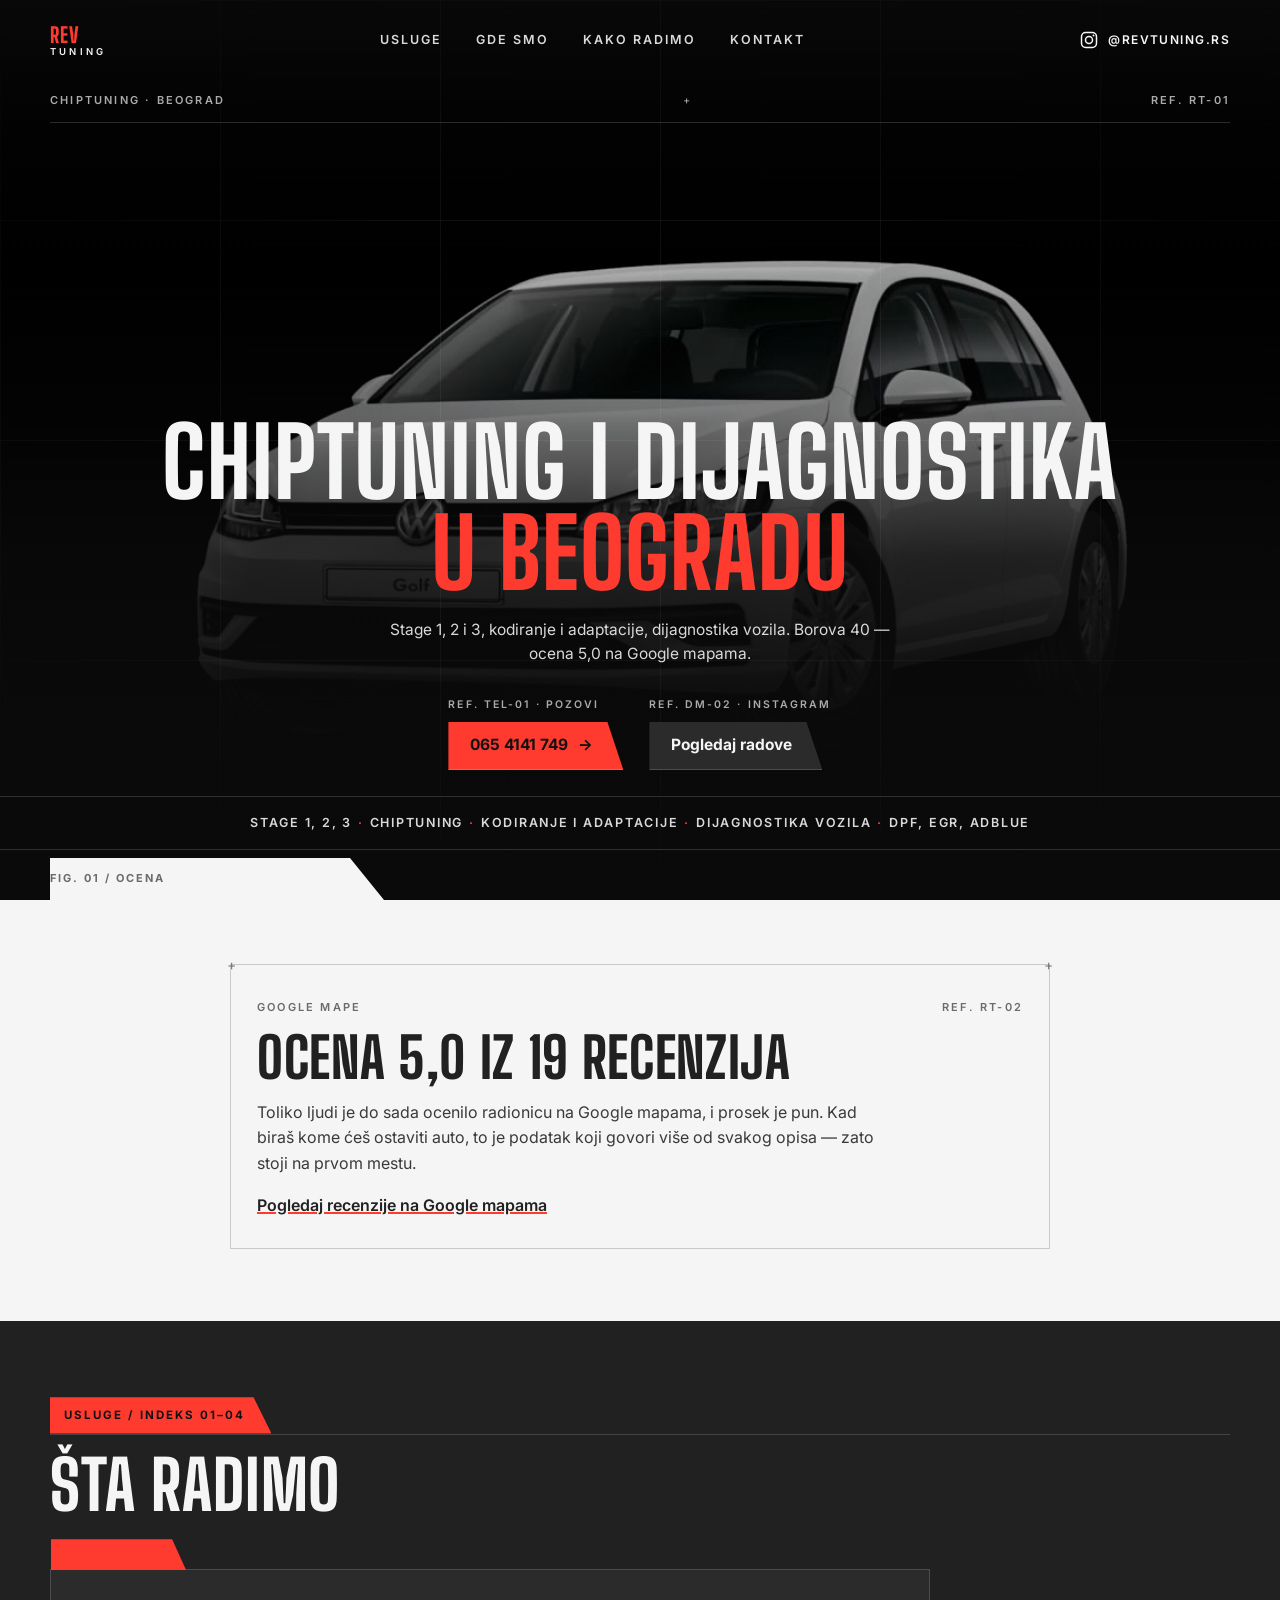
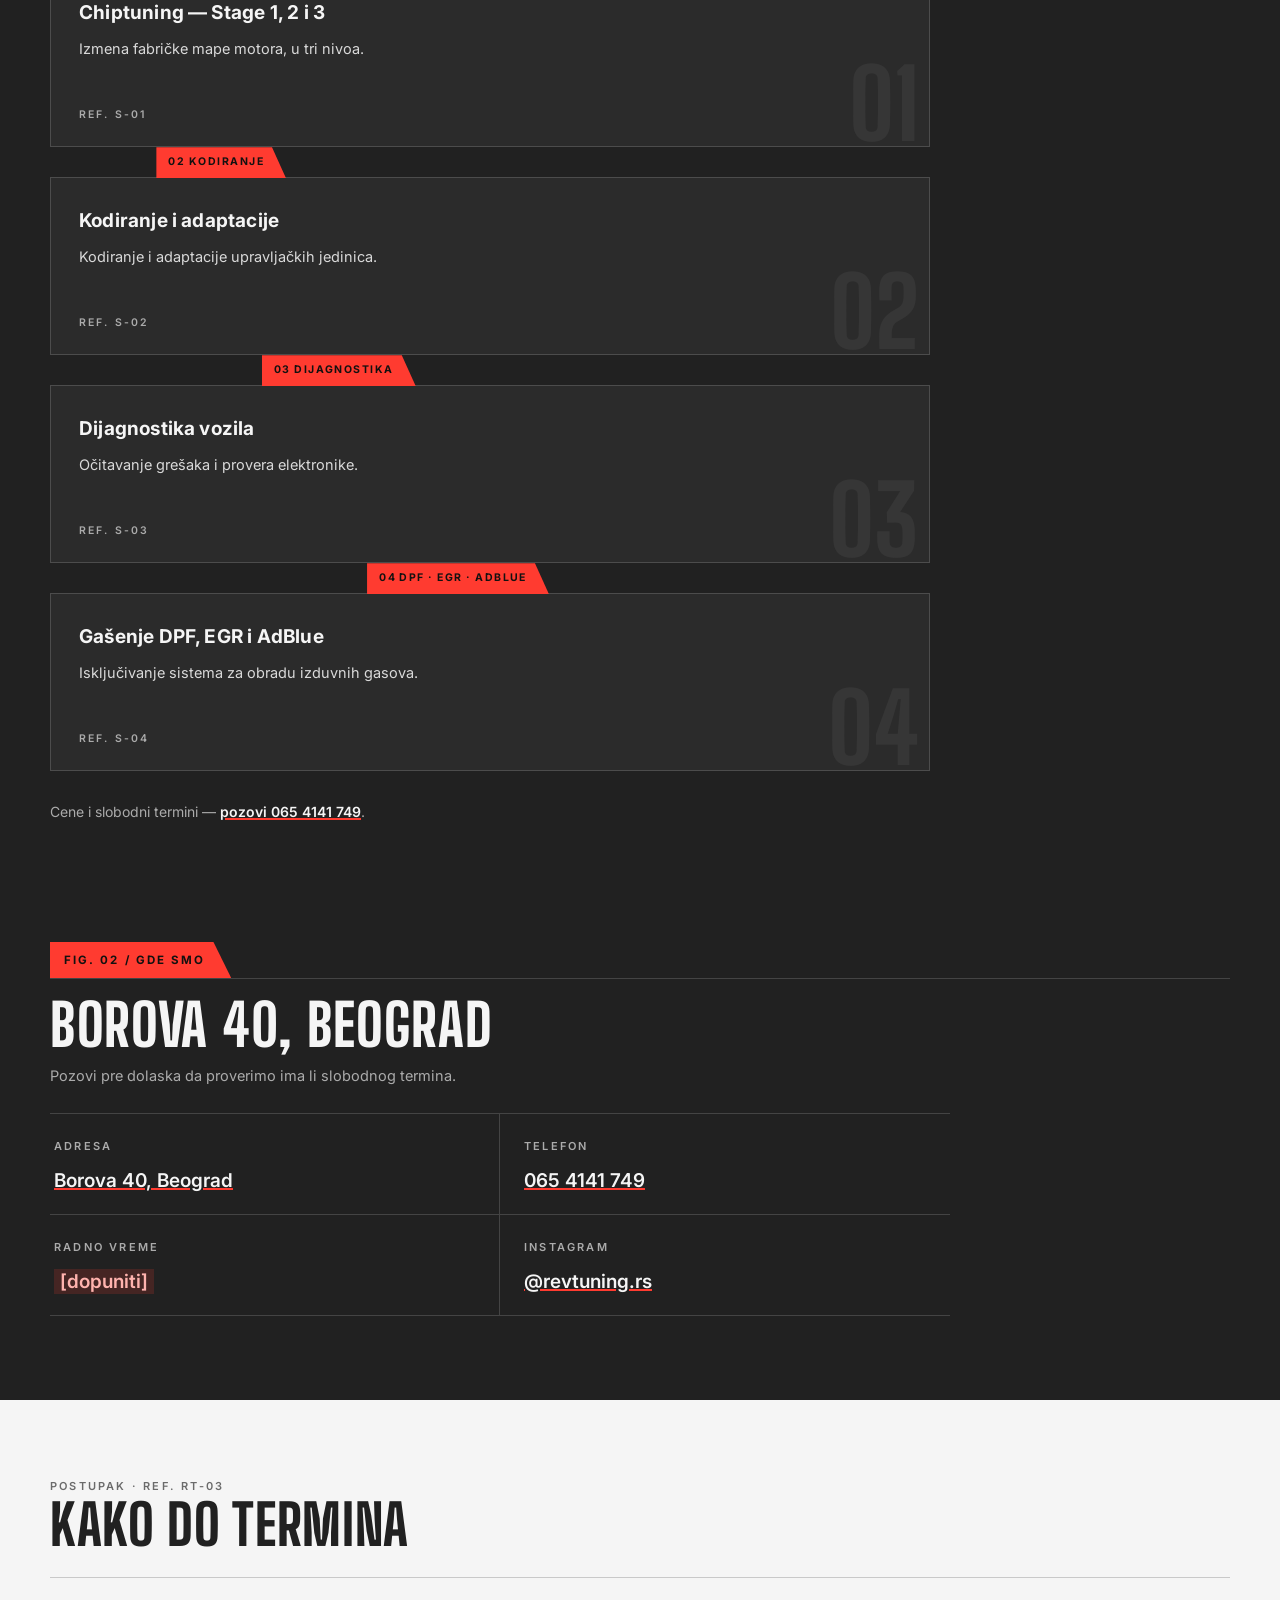
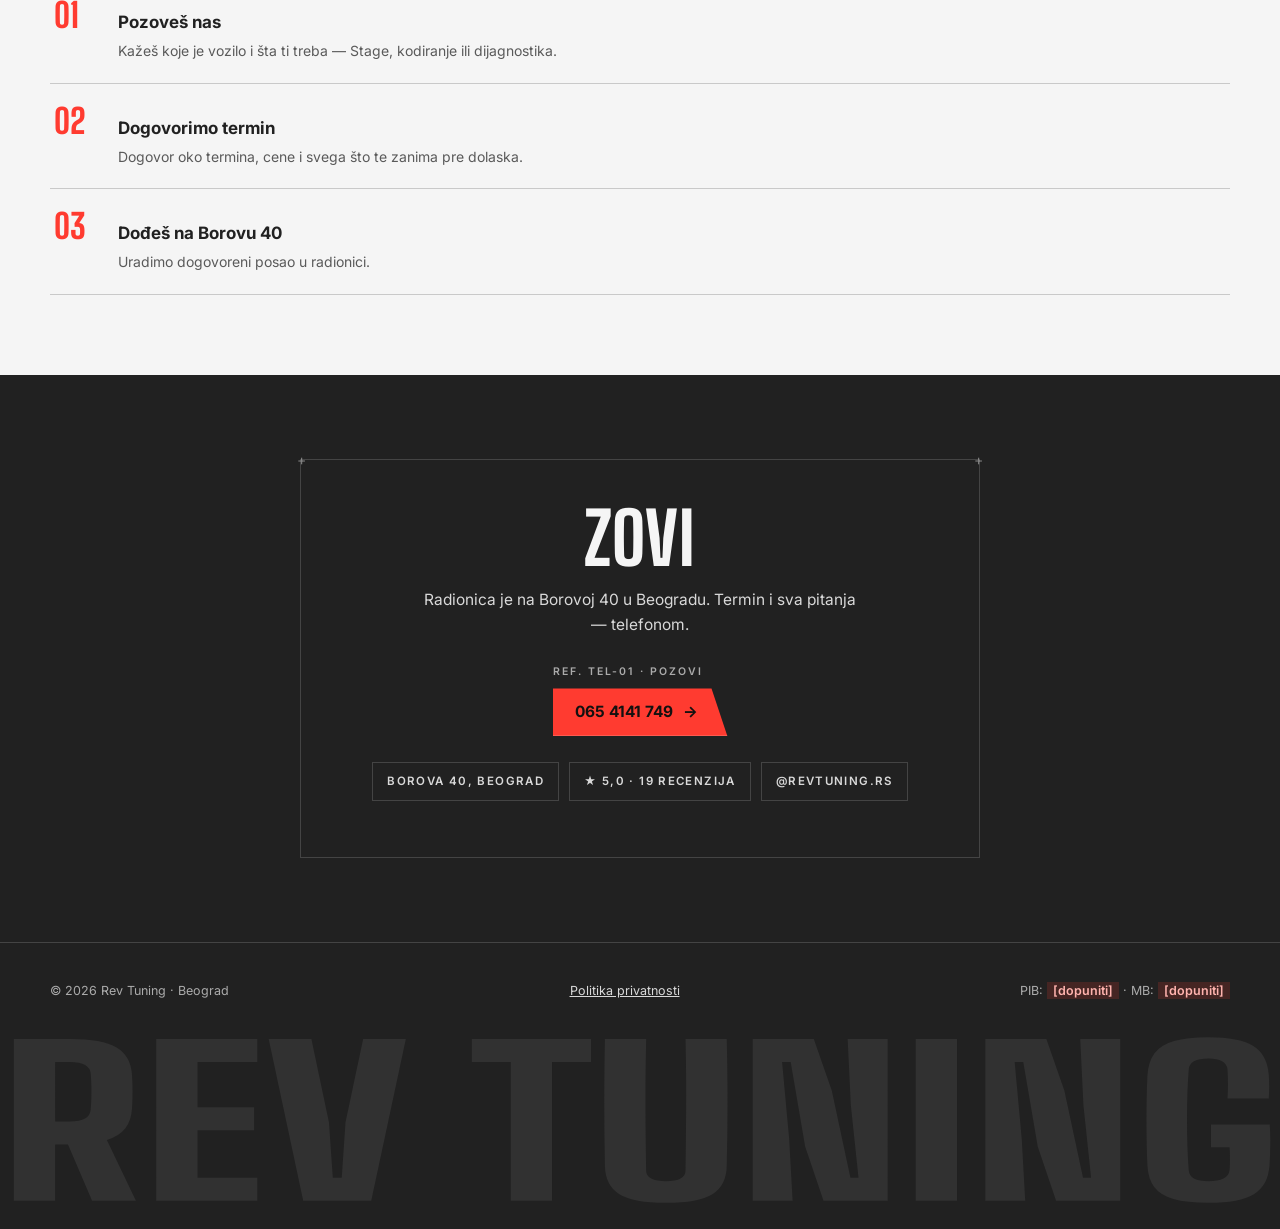
<file: index.html>
<!DOCTYPE html>
<html lang="sr">
<head>
<meta charset="UTF-8">
<meta name="viewport" content="width=device-width, initial-scale=1.0">
<title>Rev Tuning — Chiptuning i dijagnostika, Beograd (Borova 40)</title>
<meta name="description" content="Rev Tuning, Borova 40, Beograd — chiptuning Stage 1, 2 i 3, kodiranje i adaptacije, dijagnostika vozila, gašenje DPF, EGR i AdBlue. Ocena 5,0 na Google mapama. Telefon 065 4141 749.">
<meta name="robots" content="noindex, nofollow">
<link rel="preconnect" href="https://fonts.googleapis.com">
<link rel="preconnect" href="https://fonts.gstatic.com" crossorigin>
<link href="https://fonts.googleapis.com/css2?family=Big+Shoulders+Display:wght@700;800&family=Inter:wght@400;500;600;700&display=swap" rel="stylesheet">
<link rel="icon" href="data:image/svg+xml,<svg xmlns='http://www.w3.org/2000/svg' viewBox='0 0 100 100'><rect width='100' height='100' fill='%23212121'/><text x='50' y='72' font-size='58' text-anchor='middle' font-family='Arial Black' font-weight='900' fill='%23FF3B30'>RT</text></svg>">
<script>document.documentElement.classList.add('js');</script>
<style>
  :root {
    --ugalj:      #212121;
    --ugalj-2:    #2B2B2B;
    --papir:      #F5F5F5;
    --tekst-sv:   #F5F5F5;
    --tekst-tm:   #212121;
    --siva:       #ABABAB;
    --siva-sv:    #D9D9D9;
    --akcenat:    #FF3B30;
    --akcenat-tx: #131110;
    --lin-tm:     rgba(245,245,245,.16);
    --lin-sv:     #C9C9C9;
  }

  *, *::before, *::after { box-sizing: border-box; }

  html {
    scroll-behavior: smooth;
    scroll-padding-top: 24px;
  }
  @media (prefers-reduced-motion: reduce) {
    html { scroll-behavior: auto; }
  }

  body {
    margin: 0;
    background: var(--ugalj);
    color: var(--tekst-sv);
    font-family: 'Inter', sans-serif;
    font-size: 16px;
    line-height: 1.6;
    -webkit-font-smoothing: antialiased;
  }

  h1, h2, h3 { margin: 0; }

  a { color: inherit; }
  a:focus-visible, button:focus-visible, [tabindex]:focus-visible {
    outline: 2px solid var(--akcenat);
    outline-offset: 3px;
  }

  .preskoci {
    position: absolute;
    left: -9999px;
    top: 0;
    background: var(--akcenat);
    color: var(--akcenat-tx);
    font-weight: 700;
    padding: 12px 18px;
    z-index: 100;
  }
  .preskoci:focus { left: 12px; top: 12px; }

  .okvir {
    width: min(100% - 40px, 1180px);
    margin-inline: auto;
  }

  /* ---------- meta-label sistem ---------- */
  .meta {
    font-size: 11px;
    font-weight: 600;
    letter-spacing: .2em;
    text-transform: uppercase;
    color: var(--siva);
  }

  .naslov-d {
    font-family: 'Big Shoulders Display', sans-serif;
    font-weight: 800;
    text-transform: uppercase;
    line-height: .95;
    letter-spacing: .012em;
  }

  /* ---------- zaglavlje — periferna navigacija ---------- */
  .vrh {
    position: absolute;
    top: 0; left: 0; right: 0;
    z-index: 10;
    padding: 18px 0;
  }
  .vrh .okvir {
    display: flex;
    align-items: center;
    justify-content: space-between;
    gap: 16px;
  }
  .brend {
    text-decoration: none;
    line-height: 1;
    display: flex;
    flex-direction: column;
    gap: 2px;
    min-height: 44px;
    justify-content: center;
  }
  .brend .b1 {
    font-family: 'Big Shoulders Display', sans-serif;
    font-weight: 800;
    font-size: 21px;
    letter-spacing: .04em;
    color: var(--akcenat);
    text-transform: uppercase;
  }
  .brend .b2 {
    font-size: 9.5px;
    font-weight: 600;
    letter-spacing: .34em;
    text-transform: uppercase;
    color: var(--tekst-sv);
  }
  .vrh nav { display: none; }
  .vrh nav ul {
    list-style: none;
    margin: 0; padding: 0;
    display: flex;
    gap: 34px;
  }
  .vrh nav a {
    display: inline-flex;
    align-items: center;
    min-height: 44px;
    text-decoration: none;
    font-size: 12.5px;
    font-weight: 600;
    letter-spacing: .16em;
    text-transform: uppercase;
    color: var(--siva-sv);
  }
  .vrh nav a:hover { color: var(--akcenat); }
  .vrh .ig {
    display: inline-flex;
    align-items: center;
    gap: 9px;
    min-height: 44px;
    text-decoration: none;
    font-size: 12px;
    font-weight: 600;
    letter-spacing: .12em;
    text-transform: uppercase;
    color: var(--tekst-sv);
  }
  .vrh .ig:hover { color: var(--akcenat); }
  .vrh .ig svg { width: 20px; height: 20px; }
  .vrh .ig span { display: none; }
  @media (min-width: 860px) {
    .vrh nav { display: block; }
    .vrh .ig span { display: inline; }
  }

  /* ---------- hero ---------- */
  .hero {
    position: sticky;        /* sledeca sekcija klizi preko njega kao fascikla */
    top: 0;
    z-index: 0;
    isolation: isolate;
    min-height: 100svh;      /* snimak drzi ceo ekran; jednako visini viewporta
                                da sticky preklop fascikle radi cisto */
    display: flex;
    flex-direction: column;
    justify-content: flex-start;
    padding-top: 92px;
    padding-bottom: 50px;   /* prostor u koji naleze jezicak fascikle */
    overflow: hidden;
    background: #0A0A0A;    /* ista crna kao podloga snimka */
  }
  .hero-mreza {
    position: absolute;
    inset: 0;
    z-index: -1;
    background:
      linear-gradient(var(--lin-tm) 1px, transparent 1px) 0 0 / 100% 220px,
      linear-gradient(90deg, var(--lin-tm) 1px, transparent 1px) 0 0 / 220px 100%;
    opacity: .35;
    -webkit-mask-image: radial-gradient(ellipse 90% 75% at 50% 42%, #000 30%, transparent 78%);
            mask-image: radial-gradient(ellipse 90% 75% at 50% 42%, #000 30%, transparent 78%);
  }
  .hero-meta {
    display: flex;
    justify-content: space-between;
    align-items: baseline;
    gap: 12px;
    border-bottom: 1px solid var(--lin-tm);
    padding-bottom: 12px;
  }
  .hero-meta .plus { color: var(--siva); font-weight: 400; }

  /* snimak preko CELOG hero-a */
  .hero-video {
    position: absolute;
    inset: 0;
    z-index: -3;
    width: 100%;
    height: 100%;
    /* telefon: ceo auto mora da se vidi, pa se snimak uklapa a crnina dopunjava */
    object-fit: contain;
    object-position: center 30%;
    /* prazne crne ivice snimka se secu da auto bude krupniji na telefonu */
    transform: scale(1.24);
    background: #0A0A0A;
  }
  /* telefon: snimak je traka NA VRHU, tekst ide ispod njega u svom prostoru.
     Kao pozadina preko celog hero-a naslov bi na kracim ekranima pao na auto. */
  @media (max-width: 859px) {
    /* NE lepljiv na telefonu: sadrzaj hero-a ume da preraste nizak ekran, a
       sticky element visi od svog vrha pa se dno (dugmad!) ne bi moglo doskrolati.
       Preklop fascikle i dalje radi jer manifest ima negativnu marginu. */
    .hero {
      position: relative;
      padding-top: 78px;
    }
    .hero-video {
      position: static;
      order: 1;
      width: 100%;
      height: clamp(150px, 31svh, 300px);
      object-fit: contain;
      object-position: center;
      transform: none;
      /* dva auto-margina (ovde i na traci) dele visak prostora na pola,
         pa blok snimak+tekst stoji opticki centrirano umesto da visi na vrhu */
      margin-top: auto;
    }
    /* veca specificnost: bazna pravila su nize u fajlu pa bi inace pobedila */
    .hero > .hero-sadrzaj { order: 2; margin-top: 22px; }
    .hero > .traka { order: 3; margin-top: auto; }
    .hero .cta-red { gap: 16px; margin-top: 22px; }
  }
  @media (min-width: 860px) {
    /* desktop: odnosi su bliski, secu se samo prazne crne ivice.
       Snimak se prigusuje jer naslov lezi preko belog auta. */
    .hero-video {
      object-fit: cover;
      object-position: center 42%;
      transform: none;
      filter: brightness(.66) contrast(1.06);
    }
  }
  /* zatamnjenje: gore radi navigacije, dole radi naslova preko belog auta */
  .hero-scrim {
    position: absolute;
    inset: 0;
    z-index: -2;
    pointer-events: none;
    background: linear-gradient(to bottom,
      rgba(10,10,10,.80) 0%,
      rgba(10,10,10,.20) 15%,
      rgba(10,10,10,0)   30%,
      rgba(10,10,10,.30) 46%,
      rgba(10,10,10,.80) 62%,
      rgba(10,10,10,.95) 78%,
      #0A0A0A 100%);
  }

  .hero-sadrzaj { text-align: center; padding: 26px 0 0; margin-top: auto; }
  .hero-sadrzaj h1 {
    font-size: clamp(44px, 9.2vw, 96px);
  }
  .hero-sadrzaj h1 .nag { color: var(--akcenat); }
  .hero-pod {
    margin: 18px auto 0;
    max-width: 520px;
    color: var(--siva-sv);
    font-size: 15.5px;
  }

  /* ---------- dugme: tab + meta (opcija 5) ---------- */
  .cta-red {
    display: flex;
    flex-wrap: wrap;
    justify-content: center;
    align-items: flex-end;
    gap: 26px;
    margin-top: 30px;
  }
  .cta-blok { text-align: left; }
  .cta-blok .cta-meta {
    display: block;
    font-size: 10.5px;
    font-weight: 600;
    letter-spacing: .2em;
    text-transform: uppercase;
    color: var(--siva);
    margin-bottom: 8px;
  }
  .dugme {
    display: inline-flex;
    align-items: center;
    gap: 10px;
    min-height: 48px;
    padding: 0 30px 0 22px;
    text-decoration: none;
    font-weight: 700;
    font-size: 15.5px;
    clip-path: polygon(0 0, calc(100% - 16px) 0, 100% 100%, 0 100%);
    border-bottom: 1px solid var(--lin-tm);
  }
  .dugme-glavno {
    background: var(--akcenat);
    color: var(--akcenat-tx);
  }
  .dugme-glavno:hover { background: #FF5A50; }
  .dugme-drugo {
    background: var(--ugalj-2);
    color: var(--tekst-sv);
  }
  .dugme-drugo:hover { background: #363636; }

  /* ---------- traka usluga ---------- */
  .traka {
    margin-top: 26px;   /* prazan prostor ide iznad naslova, ne ovde */
    border-top: 1px solid var(--lin-tm);
    border-bottom: 1px solid var(--lin-tm);
    padding: 16px 0;
  }
  .traka p {
    margin: 0;
    text-align: center;
    font-size: 12.5px;
    font-weight: 600;
    letter-spacing: .14em;
    text-transform: uppercase;
    color: var(--siva-sv);
  }
  .traka .tac { color: var(--akcenat); padding: 0 6px; }

  /* ---------- registracione oznake na karticama ---------- */
  .reg {
    position: relative;
  }
  .reg::before, .reg::after {
    content: "+";
    position: absolute;
    font: 400 14px/1 'Inter', sans-serif;
    color: var(--siva);
    opacity: .7;
  }
  .reg::before { top: -7px; left: -4px; }
  .reg::after  { top: -7px; right: -4px; }
  .manifest .reg::before, .manifest .reg::after { color: #7A7A7A; opacity: 1; }

  /* ---------- manifest: naleze PREKO hero-a, sa jezickom fascikle ---------- */
  .manifest {
    --tab-h: 42px;
    --tab-l: max(20px, calc(50% - 590px));   /* poravnato sa .okvir kolonom */
    --tab-w: min(300px, 64vw);
    position: relative;
    z-index: 2;
    margin-top: calc(var(--tab-h) * -1);
    background: var(--papir);
    color: var(--tekst-tm);
    padding: calc(64px + var(--tab-h)) 0 72px;
    clip-path: polygon(
      0 var(--tab-h),
      var(--tab-l) var(--tab-h),
      var(--tab-l) 0,
      calc(var(--tab-l) + var(--tab-w)) 0,
      calc(var(--tab-l) + var(--tab-w) + 34px) var(--tab-h),
      100% var(--tab-h),
      100% 100%,
      0 100%
    );
  }
  .man-tab {
    position: absolute;
    top: 0;
    left: var(--tab-l);
    width: var(--tab-w);
    height: var(--tab-h);
    display: flex;
    align-items: center;
    font-size: 11px;
    font-weight: 700;
    letter-spacing: .18em;
    text-transform: uppercase;
    color: #6B6B6B;
  }

  /* sekcije ispod moraju biti neprozirne — hero ostaje zakacen iza njih */
  .usluge, .poliranje, .kontakt, .futer { position: relative; z-index: 2; background: var(--ugalj); }
  .kako { position: relative; z-index: 2; }

  /* ---------- gde smo ---------- */
  .poliranje { padding: 34px 0 84px; }
  .poliranje h2 { font-size: clamp(32px, 5.4vw, 58px); margin: 18px 0 12px; }
  .por-uvod { margin: 0 0 8px; color: var(--siva); font-size: 14.5px; max-width: 580px; }
  .podaci {
    display: grid;
    grid-template-columns: minmax(0, 1fr);
    margin-top: 26px;
    max-width: 900px;
    border-top: 1px solid var(--lin-tm);
  }
  @media (min-width: 720px) { .podaci { grid-template-columns: repeat(2, minmax(0, 1fr)); } }
  .podatak { padding: 18px 4px; border-bottom: 1px solid var(--lin-tm); }
  @media (min-width: 720px) {
    .podatak:nth-child(odd)  { border-right: 1px solid var(--lin-tm); padding-right: 24px; }
    .podatak:nth-child(even) { padding-left: 24px; }
  }
  .podatak p { margin: 8px 0 0; font-size: 19px; font-weight: 600; }
  .podatak a { text-decoration-color: var(--akcenat); text-decoration-thickness: 2px; }
  .blueprint {
    border: 1px solid var(--lin-sv);
    padding: 34px 26px 30px;
    max-width: 820px;
    margin-inline: auto;
  }
  .blueprint .meta { color: #6B6B6B; display: flex; justify-content: space-between; gap: 12px; }
  .blueprint h2 {
    font-size: clamp(34px, 5.6vw, 56px);
    margin-top: 14px;
  }
  .blueprint p {
    margin: 16px 0 0;
    max-width: 620px;
    color: #3A3A3A;
  }
  .blueprint a { color: var(--tekst-tm); font-weight: 600; text-decoration-color: var(--akcenat); text-decoration-thickness: 2px; }

  /* ---------- usluge — arhivski indeks ---------- */
  .usluge { padding: 76px 0 84px; }
  .folder-tab {
    display: inline-block;
    background: var(--akcenat);
    color: var(--akcenat-tx);
    font-size: 11.5px;
    font-weight: 700;
    letter-spacing: .18em;
    text-transform: uppercase;
    padding: 9px 26px 9px 14px;
    clip-path: polygon(0 0, calc(100% - 18px) 0, 100% 100%, 0 100%);
  }
  .usluge-vrh { border-bottom: 1px solid var(--lin-tm); }
  .usluge h2 {
    font-size: clamp(38px, 6.4vw, 68px);
    margin: 18px 0 26px;
  }
  /* fascikle koje se slazu jedna preko druge pri skrolu */
  .stog {
    margin-top: 52px;
    max-width: 880px;
  }
  .fascikla {
    position: sticky;
    top: calc(20px + var(--i) * 40px);
    z-index: calc(var(--i) + 1);
    margin-bottom: 30px;
    background: var(--ugalj-2);
    border: 1px solid var(--lin-tm);
    padding: 24px 22px 20px;
    min-height: 168px;
    display: flex;
    flex-direction: column;
    gap: 8px;
  }
  .fas-tab {
    position: absolute;
    top: -31px;
    left: calc(var(--i) * 9%);
    height: 31px;
    display: inline-flex;
    align-items: center;
    background: var(--akcenat);
    color: var(--akcenat-tx);
    font-size: 10.5px;
    font-weight: 700;
    letter-spacing: .14em;
    text-transform: uppercase;
    white-space: nowrap;
    padding: 0 22px 0 12px;
    clip-path: polygon(0 0, calc(100% - 14px) 0, 100% 100%, 0 100%);
  }
  .fascikla .broj-zig {
    position: absolute;
    right: 10px;
    bottom: 2px;
    font-family: 'Big Shoulders Display', sans-serif;
    font-weight: 800;
    font-size: 96px;
    line-height: .82;
    color: rgba(245,245,245,.06);
    pointer-events: none;
  }
  .fascikla h3 {
    font-size: 19px;
    font-weight: 700;
    letter-spacing: .01em;
  }
  .fascikla p { margin: 0; font-size: 14.5px; color: var(--siva-sv); max-width: 520px; }
  .fascikla .ref { margin-top: auto; padding-top: 10px; font-size: 10.5px; }
  @media (min-width: 720px) {
    .fascikla { padding: 28px 28px 22px; min-height: 178px; }
    .fas-tab { left: calc(var(--i) * 12%); }
  }
  .usluge-nap {
    margin: 26px 0 0;
    font-size: 14px;
    color: var(--siva);
  }
  .usluge-nap a { color: var(--tekst-sv); font-weight: 600; text-decoration-color: var(--akcenat); text-decoration-thickness: 2px; }

  /* ---------- kako radimo — kataloski redovi ---------- */
  .kako {
    background: var(--papir);
    color: var(--tekst-tm);
    padding: 72px 0 80px;
  }
  .kako h2 { font-size: clamp(34px, 5.6vw, 56px); }
  .kako .meta { color: #6B6B6B; }
  .koraci { margin-top: 26px; border-top: 1px solid var(--lin-sv); }
  .korak {
    display: flex;
    align-items: baseline;
    gap: 18px;
    padding: 20px 4px;
    border-bottom: 1px solid var(--lin-sv);
  }
  .korak .kbr {
    font-family: 'Big Shoulders Display', sans-serif;
    font-weight: 800;
    font-size: 34px;
    line-height: 1;
    color: var(--akcenat);
    flex: none;
    width: 46px;
  }
  .korak h3 { font-size: 17px; font-weight: 700; }
  .korak p { margin: 4px 0 0; font-size: 14px; color: #5A5A5A; max-width: 480px; }

  /* ---------- kontakt ---------- */
  .kontakt { padding: 84px 0; }
  .kontakt-kart {
    max-width: 680px;
    margin-inline: auto;
    text-align: center;
    border: 1px solid var(--lin-tm);
    padding: 44px 24px 40px;
  }
  .kontakt h2 { font-size: clamp(40px, 6.6vw, 72px); }
  .kontakt-kart > p {
    margin: 16px auto 0;
    max-width: 440px;
    color: var(--siva-sv);
    font-size: 15.5px;
  }
  .kontakt .cta-red { margin-top: 26px; }
  .cipovi {
    display: flex;
    flex-wrap: wrap;
    justify-content: center;
    gap: 10px;
    margin-top: 26px;
    padding: 0;
    list-style: none;
  }
  .cipovi li {
    font-size: 11.5px;
    font-weight: 600;
    letter-spacing: .12em;
    text-transform: uppercase;
    color: var(--siva-sv);
    border: 1px solid var(--lin-tm);
    padding: 9px 14px;
  }
  .cipovi a {
    text-decoration: none;
    display: inline-flex;
    align-items: center;
    margin: -9px -14px;
    padding: 9px 14px;
  }
  .cipovi a:hover { color: var(--akcenat); }

  /* ---------- futer ---------- */
  .futer { border-top: 1px solid var(--lin-tm); }
  .futer-red {
    display: flex;
    flex-direction: column;
    gap: 8px;
    align-items: center;
    text-align: center;
    padding: 26px 0 18px;
    font-size: 12.5px;
    color: var(--siva);
  }
  .futer-red a {
    color: var(--siva-sv);
    display: inline-flex;
    align-items: center;
    min-height: 44px;
  }
  .futer-red a:hover { color: var(--akcenat); }
  .placeholder {
    background: rgba(255, 59, 48,.16);
    color: #FFB3AE;
    padding: 1px 6px;
    font-weight: 600;
  }
  @media (min-width: 720px) {
    .futer-red { flex-direction: row; justify-content: space-between; text-align: left; }
  }
  .wordmark {
    display: block;
    width: 100%;
    margin-top: 6px;
  }
  .wordmark text {
    font-family: 'Big Shoulders Display', sans-serif;
    font-weight: 800;
    fill: #313131;
  }

  /* ---------- reveal animacije (iza .js) ---------- */
  .js .otkrij {
    opacity: 0;
    transform: translateY(14px);
    transition: opacity .6s ease, transform .6s ease;
  }
  .js .otkrij.vidi {
    opacity: 1;
    transform: none;
  }
  @media (prefers-reduced-motion: reduce) {
    .js .otkrij {
      opacity: 1;
      transform: none;
      transition: none;
    }
  }
</style>
</head>
<body>

<a class="preskoci" href="#sadrzaj">Preskoči na sadržaj</a>

<header class="vrh">
  <div class="okvir">
    <a class="brend" href="#" aria-label="Rev Tuning — vrh strane">
      <span class="b1">Rev</span>
      <span class="b2">Tuning</span>
    </a>
    <nav aria-label="Glavna navigacija">
      <ul>
        <li><a href="#usluge">Usluge</a></li>
        <li><a href="#gde-smo">Gde smo</a></li>
        <li><a href="#kako">Kako radimo</a></li>
        <li><a href="#kontakt">Kontakt</a></li>
      </ul>
    </nav>
    <a class="ig" href="https://www.instagram.com/revtuning.rs/" target="_blank" rel="noopener" aria-label="Instagram — @revtuning.rs">
      <svg viewBox="0 0 24 24" fill="none" stroke="currentColor" stroke-width="1.8" aria-hidden="true"><rect x="3" y="3" width="18" height="18" rx="5"/><circle cx="12" cy="12" r="4.2"/><circle cx="17.4" cy="6.6" r="1.2" fill="currentColor" stroke="none"/></svg>
      <span>@revtuning.rs</span>
    </a>
  </div>
</header>

<main id="sadrzaj">

  <!-- ============ HERO — centralni 3D artefakt ============ -->
  <section class="hero">
    <video class="hero-video auto-video" poster="assets/hero-auto.jpg" muted loop playsinline autoplay
           preload="metadata" disablepictureinpicture
           aria-label="Prikaz vozila — otvaraju se vrata, hauba i gepek">
      <source src="assets/hero-auto.mp4" type="video/mp4">
    </video>
    <div class="hero-scrim" aria-hidden="true"></div>
    <div class="hero-mreza" aria-hidden="true"></div>
    <div class="okvir">
      <div class="hero-meta meta">
        <span>Chiptuning · Beograd</span>
        <span class="plus" aria-hidden="true">+</span>
        <span>Ref. RT-01</span>
      </div>
    </div>

    <div class="okvir hero-sadrzaj">
      <h1 class="naslov-d">Chiptuning i dijagnostika <span class="nag">u&nbsp;Beogradu</span></h1>
      <p class="hero-pod">Stage 1, 2 i 3, kodiranje i adaptacije, dijagnostika vozila. Borova 40 — ocena 5,0 na Google mapama.</p>
      <div class="cta-red">
        <span class="cta-blok">
          <span class="cta-meta">Ref. TEL-01 · Pozovi</span>
          <a class="dugme dugme-glavno" href="tel:+381654141749">065 4141 749 <span aria-hidden="true">-&gt;</span></a>
        </span>
        <span class="cta-blok">
          <span class="cta-meta">Ref. DM-02 · Instagram</span>
          <a class="dugme dugme-drugo" href="https://www.instagram.com/revtuning.rs/" target="_blank" rel="noopener">Pogledaj radove</a>
        </span>
      </div>
    </div>

    <div class="traka" aria-hidden="true">
      <div class="okvir">
        <p>Stage 1, 2, 3<span class="tac">·</span>Chiptuning<span class="tac">·</span>Kodiranje i adaptacije<span class="tac">·</span>Dijagnostika vozila<span class="tac">·</span>DPF, EGR, AdBlue</p>
      </div>
    </div>
  </section>

  <!-- ============ MANIFEST — blueprint kartica ============ -->
  <section class="manifest">
    <span class="man-tab">Fig. 01 / Ocena</span>
    <div class="okvir">
      <div class="blueprint reg otkrij">
        <div class="meta"><span>Google mape</span><span>Ref. RT-02</span></div>
        <h2 class="naslov-d">Ocena 5,0 iz 19 recenzija</h2>
        <p>Toliko ljudi je do sada ocenilo radionicu na Google mapama, i prosek je
        pun. Kad biraš kome ćeš ostaviti auto, to je podatak koji govori više od
        svakog opisa — zato stoji na prvom mestu.</p>
        <p><a href="https://www.google.com/maps/search/Rev+Tuning+Borova+40+Beograd" target="_blank" rel="noopener">Pogledaj recenzije na Google mapama</a></p>
      </div>
    </div>
  </section>

  <!-- ============ USLUGE — arhivski indeks ============ -->
  <section class="usluge" id="usluge">
    <div class="okvir">
      <div class="usluge-vrh">
        <span class="folder-tab">Usluge / Indeks 01–04</span>
      </div>
      <h2 class="naslov-d">Šta radimo</h2>

      <div class="stog">
        <article class="fascikla" style="--i:0">
          <span class="fas-tab" aria-hidden="true">01 Chiptuning</span>
          <span class="broj-zig" aria-hidden="true">01</span>
          <h3>Chiptuning — Stage 1, 2 i 3</h3>
          <p>Izmena fabričke mape motora, u tri nivoa.</p>
          <span class="ref meta">Ref. S-01</span>
        </article>
        <article class="fascikla" style="--i:1">
          <span class="fas-tab" aria-hidden="true">02 Kodiranje</span>
          <span class="broj-zig" aria-hidden="true">02</span>
          <h3>Kodiranje i adaptacije</h3>
          <p>Kodiranje i adaptacije upravljačkih jedinica.</p>
          <span class="ref meta">Ref. S-02</span>
        </article>
        <article class="fascikla" style="--i:2">
          <span class="fas-tab" aria-hidden="true">03 Dijagnostika</span>
          <span class="broj-zig" aria-hidden="true">03</span>
          <h3>Dijagnostika vozila</h3>
          <p>Očitavanje grešaka i provera elektronike.</p>
          <span class="ref meta">Ref. S-03</span>
        </article>
        <article class="fascikla" style="--i:3">
          <span class="fas-tab" aria-hidden="true">04 DPF · EGR · AdBlue</span>
          <span class="broj-zig" aria-hidden="true">04</span>
          <h3>Gašenje DPF, EGR i AdBlue</h3>
          <p>Isključivanje sistema za obradu izduvnih gasova.</p>
          <span class="ref meta">Ref. S-04</span>
        </article>
      </div>

      <p class="usluge-nap">Cene i slobodni termini — <a href="tel:+381654141749">pozovi 065 4141 749</a>.</p>
    </div>
  </section>

  <!-- ============ GDE SMO ============ -->
  <section class="poliranje" id="gde-smo">
    <div class="okvir">
      <div class="usluge-vrh">
        <span class="folder-tab">Fig. 02 / Gde smo</span>
      </div>
      <h2 class="naslov-d">Borova 40, Beograd</h2>
      <p class="por-uvod">Pozovi pre dolaska da proverimo ima li slobodnog termina.</p>

      <div class="podaci otkrij">
        <div class="podatak">
          <span class="meta">Adresa</span>
          <p><a href="https://www.google.com/maps/search/Rev+Tuning+Borova+40+Beograd" target="_blank" rel="noopener">Borova 40, Beograd</a></p>
        </div>
        <div class="podatak">
          <span class="meta">Telefon</span>
          <p><a href="tel:+381654141749">065 4141 749</a></p>
        </div>
        <div class="podatak">
          <span class="meta">Radno vreme</span>
          <p><span class="placeholder">[dopuniti]</span></p>
        </div>
        <div class="podatak">
          <span class="meta">Instagram</span>
          <p><a href="https://www.instagram.com/revtuning.rs/" target="_blank" rel="noopener">@revtuning.rs</a></p>
        </div>
      </div>
    </div>
  </section>

  <!-- ============ KAKO RADIMO ============ -->
  <section class="kako" id="kako">
    <div class="okvir">
      <span class="meta">Postupak · Ref. RT-03</span>
      <h2 class="naslov-d">Kako do termina</h2>
      <div class="koraci">
        <div class="korak otkrij">
          <span class="kbr" aria-hidden="true">01</span>
          <div>
            <h3>Pozoveš nas</h3>
            <p>Kažeš koje je vozilo i šta ti treba — Stage, kodiranje ili dijagnostika.</p>
          </div>
        </div>
        <div class="korak otkrij">
          <span class="kbr" aria-hidden="true">02</span>
          <div>
            <h3>Dogovorimo termin</h3>
            <p>Dogovor oko termina, cene i svega što te zanima pre dolaska.</p>
          </div>
        </div>
        <div class="korak otkrij">
          <span class="kbr" aria-hidden="true">03</span>
          <div>
            <h3>Dođeš na Borovu 40</h3>
            <p>Uradimo dogovoreni posao u radionici.</p>
          </div>
        </div>
      </div>
    </div>
  </section>

  <!-- ============ KONTAKT ============ -->
  <section class="kontakt" id="kontakt">
    <div class="okvir">
      <div class="kontakt-kart reg otkrij">
        <h2 class="naslov-d">Zovi</h2>
        <p>Radionica je na Borovoj 40 u Beogradu. Termin i sva pitanja — telefonom.</p>
        <div class="cta-red">
          <span class="cta-blok">
            <span class="cta-meta">Ref. TEL-01 · Pozovi</span>
            <a class="dugme dugme-glavno" href="tel:+381654141749">065 4141 749 <span aria-hidden="true">-&gt;</span></a>
          </span>
        </div>
        <ul class="cipovi">
          <li>Borova 40, Beograd</li>
          <li>★ 5,0 · 19 recenzija</li>
          <li><a href="https://www.instagram.com/revtuning.rs/" target="_blank" rel="noopener">@revtuning.rs</a></li>
        </ul>
      </div>
    </div>
  </section>

</main>

<footer class="futer">
  <div class="okvir">
    <div class="futer-red">
      <span>© 2026 Rev Tuning · Beograd</span>
      <a href="politika-privatnosti.html">Politika privatnosti</a>
      <span>PIB: <span class="placeholder">[dopuniti]</span> · MB: <span class="placeholder">[dopuniti]</span></span>
    </div>
  </div>
  <svg class="wordmark" viewBox="0 0 1000 150" aria-hidden="true" focusable="false">
    <text x="0" y="128" font-size="158" textLength="1000" lengthAdjust="spacingAndGlyphs">REV TUNING</text>
  </svg>
</footer>


<script>
  /* ---------- hero snimak: pusta se samo dok je u vidokrugu ---------- */
  (function () {
    const v = document.querySelector('.auto-video');
    if (!v) return;

    /* smanjeno kretanje: zaustavi i ostavi poster sliku */
    if (matchMedia('(prefers-reduced-motion: reduce)').matches) {
      v.removeAttribute('autoplay');
      /* ako je autoplay vec bio pokrenut pre ove skripte — presretni ga */
      v.addEventListener('play', () => { v.pause(); v.currentTime = 0; });
      v.pause();
      v.currentTime = 0;
      return;
    }

    v.muted = true;                 /* neki browseri traze i JS zastavicu */
    let uVidokrugu = true;
    const pusti = () => {
      if (!uVidokrugu || !v.paused) return;
      const p = v.play();
      if (p) p.catch(() => {});     /* blokiran autoplay — ostaje poster */
    };
    /* autoplay atribut je glavni mehanizam; ovo su mreze ako zakasni izvor */
    v.addEventListener('loadeddata', pusti);
    v.addEventListener('canplay', pusti);

    if ('IntersectionObserver' in window) {
      new IntersectionObserver(u => {
        uVidokrugu = u[0].isIntersecting;
        uVidokrugu ? pusti() : v.pause();
      }, { threshold: .15 }).observe(v);
    }
    pusti();
  })();

  /* ---------- reveal na skrol ---------- */
  (function () {
    if (!('IntersectionObserver' in window) ||
        matchMedia('(prefers-reduced-motion: reduce)').matches) {
      document.querySelectorAll('.otkrij').forEach(el => el.classList.add('vidi'));
      return;
    }
    const io = new IntersectionObserver(unosi => {
      unosi.forEach(u => {
        if (u.isIntersecting) { u.target.classList.add('vidi'); io.unobserve(u.target); }
      });
    }, { rootMargin: '0px 0px -8% 0px' });
    document.querySelectorAll('.otkrij').forEach(el => io.observe(el));
  })();
</script>

</body>
</html>
</file>
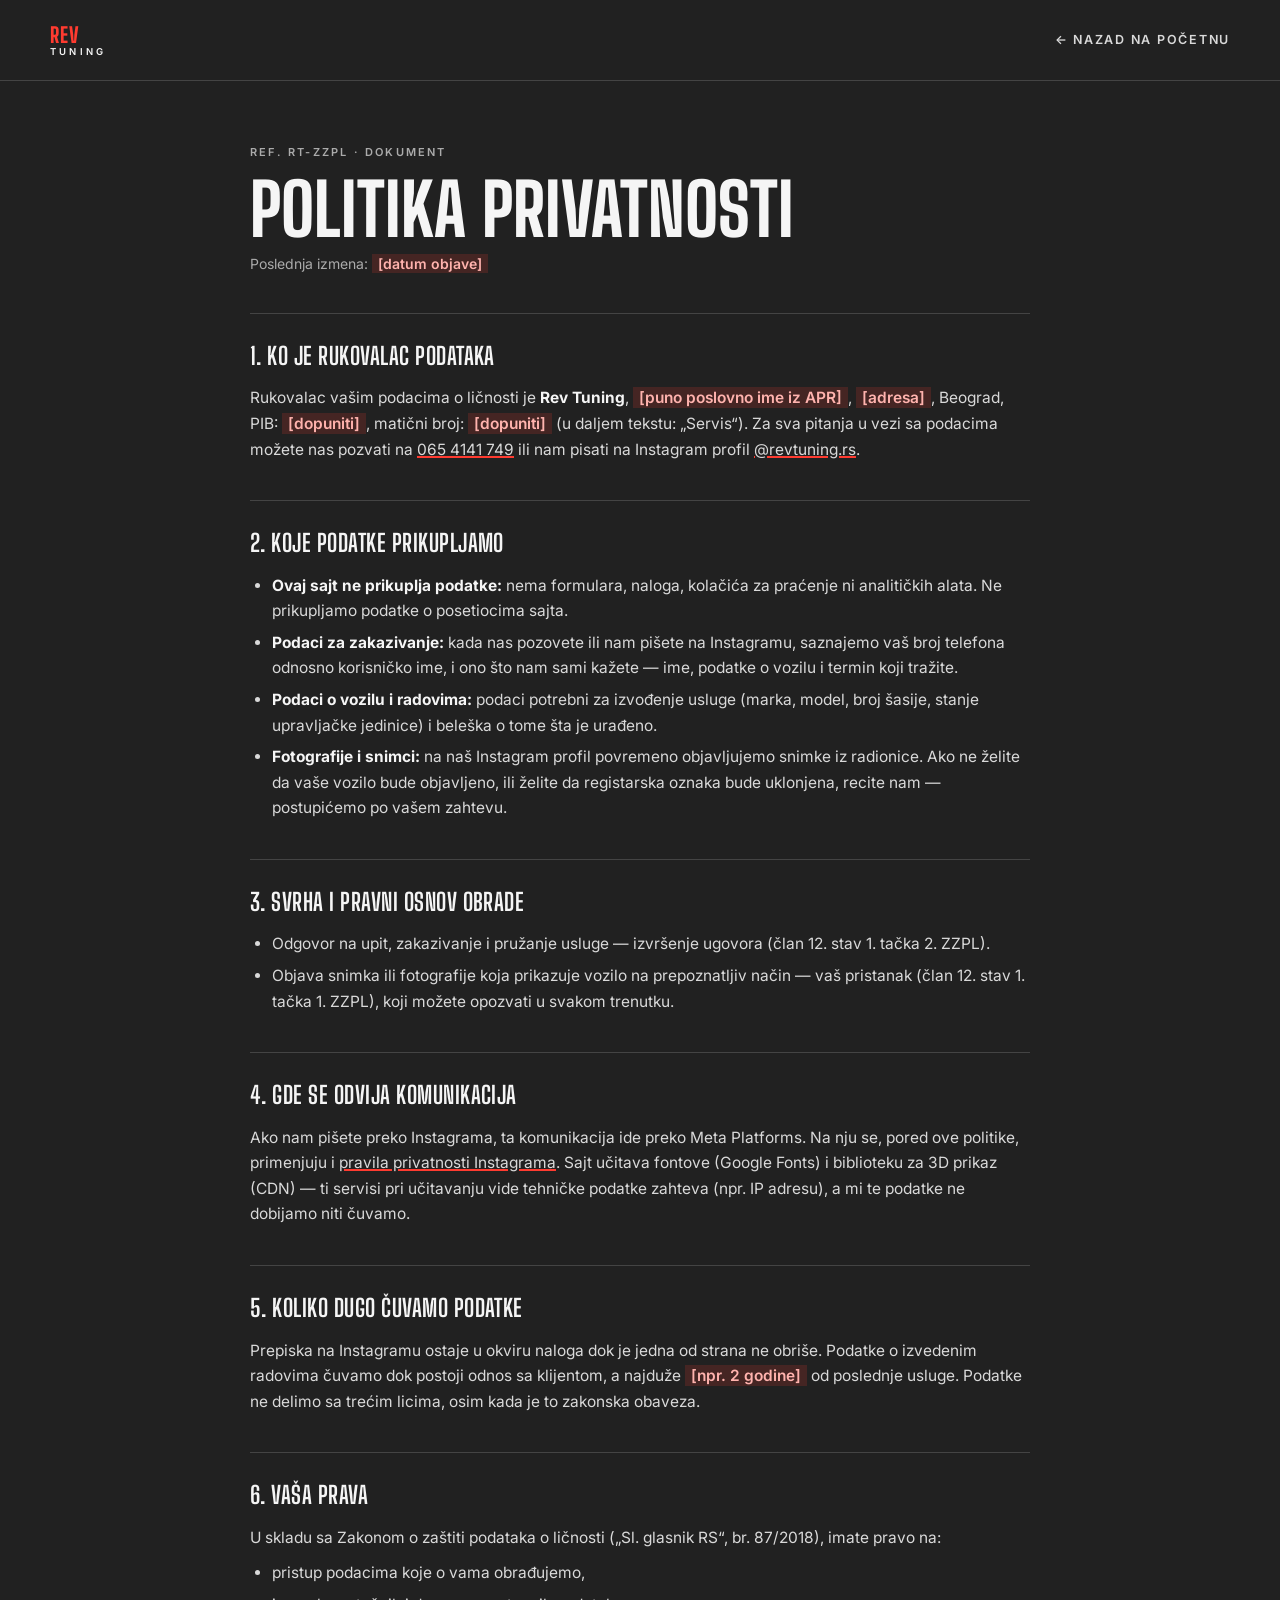
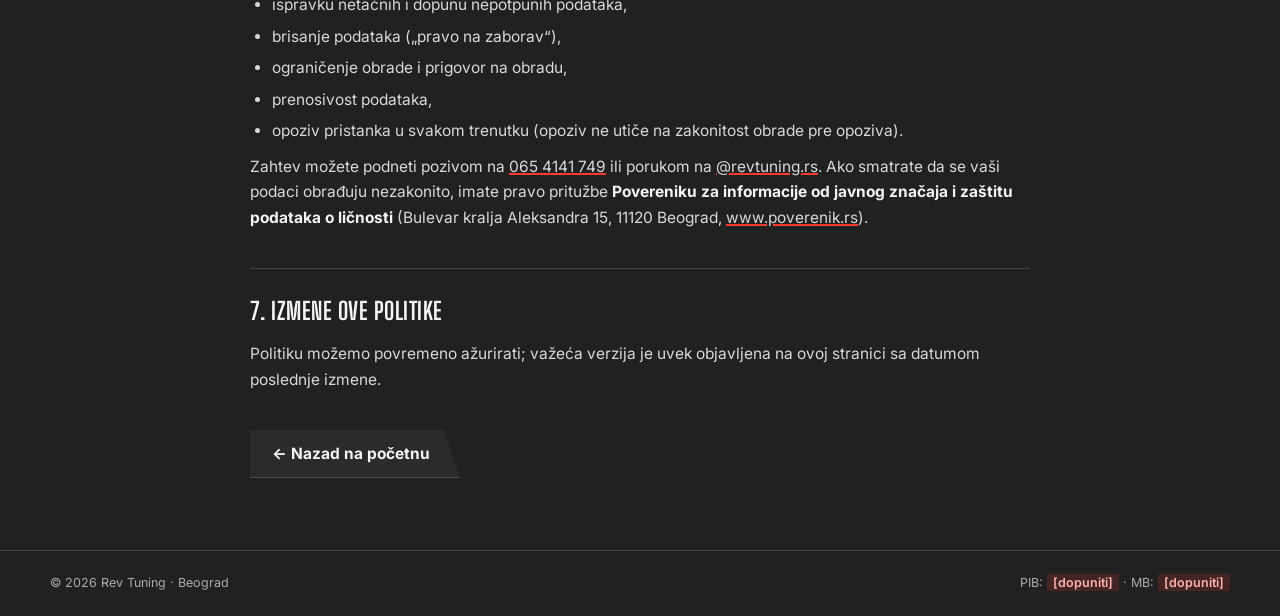
<file: politika-privatnosti.html>
<!DOCTYPE html>
<html lang="sr">
<head>
<meta charset="UTF-8">
<meta name="viewport" content="width=device-width, initial-scale=1.0">
<title>Politika privatnosti — Rev Tuning</title>
<meta name="description" content="Politika privatnosti auto servisa Rev Tuning, Beograd — u skladu sa Zakonom o zaštiti podataka o ličnosti (ZZPL).">
<meta name="robots" content="noindex, nofollow">
<link rel="preconnect" href="https://fonts.googleapis.com">
<link rel="preconnect" href="https://fonts.gstatic.com" crossorigin>
<link href="https://fonts.googleapis.com/css2?family=Big+Shoulders+Display:wght@700;800&family=Inter:wght@400;500;600;700&display=swap" rel="stylesheet">
<link rel="icon" href="data:image/svg+xml,<svg xmlns='http://www.w3.org/2000/svg' viewBox='0 0 100 100'><rect width='100' height='100' fill='%23212121'/><text x='50' y='72' font-size='58' text-anchor='middle' font-family='Arial Black' font-weight='900' fill='%23FF3B30'>RT</text></svg>">
<style>
  :root {
    --ugalj:      #212121;
    --ugalj-2:    #2B2B2B;
    --papir:      #F5F5F5;
    --tekst-sv:   #F5F5F5;
    --siva:       #ABABAB;
    --siva-sv:    #D9D9D9;
    --akcenat:    #FF3B30;
    --akcenat-tx: #131110;
    --lin-tm:     rgba(245,245,245,.16);
  }
  *, *::before, *::after { box-sizing: border-box; }
  html { scroll-padding-top: 24px; }
  body {
    margin: 0;
    background: var(--ugalj);
    color: var(--tekst-sv);
    font-family: 'Inter', sans-serif;
    font-size: 16px;
    line-height: 1.65;
    -webkit-font-smoothing: antialiased;
  }
  a { color: inherit; }
  a:focus-visible { outline: 2px solid var(--akcenat); outline-offset: 3px; }
  .okvir { width: min(100% - 40px, 780px); margin-inline: auto; }

  .vrh { padding: 18px 0; border-bottom: 1px solid var(--lin-tm); }
  .vrh .okvir { display: flex; align-items: center; justify-content: space-between; gap: 16px; width: min(100% - 40px, 1180px); }
  .brend { text-decoration: none; display: flex; flex-direction: column; gap: 2px; min-height: 44px; justify-content: center; line-height: 1; }
  .brend .b1 { font-family: 'Big Shoulders Display', sans-serif; font-weight: 800; font-size: 21px; letter-spacing: .04em; color: var(--akcenat); text-transform: uppercase; }
  .brend .b2 { font-size: 9.5px; font-weight: 600; letter-spacing: .34em; text-transform: uppercase; }
  .vrh .nazad { display: inline-flex; align-items: center; min-height: 44px; font-size: 12.5px; font-weight: 600; letter-spacing: .14em; text-transform: uppercase; color: var(--siva-sv); text-decoration: none; }
  .vrh .nazad:hover { color: var(--akcenat); }

  main { padding: 56px 0 72px; }
  .meta { font-size: 11px; font-weight: 600; letter-spacing: .2em; text-transform: uppercase; color: var(--siva); }
  h1 {
    font-family: 'Big Shoulders Display', sans-serif;
    font-weight: 800;
    text-transform: uppercase;
    line-height: .95;
    font-size: clamp(40px, 8vw, 72px);
    margin: 12px 0 8px;
  }
  .datum { color: var(--siva); font-size: 14px; margin: 0 0 34px; }
  h2 {
    font-family: 'Big Shoulders Display', sans-serif;
    font-weight: 700;
    text-transform: uppercase;
    font-size: 24px;
    letter-spacing: .02em;
    margin: 38px 0 10px;
    padding-top: 22px;
    border-top: 1px solid var(--lin-tm);
  }
  p, li { color: var(--siva-sv); font-size: 15.5px; }
  p { margin: 10px 0; }
  ul { margin: 10px 0; padding-left: 22px; }
  li { margin: 6px 0; }
  strong { color: var(--tekst-sv); }
  .placeholder { background: rgba(255, 59, 48,.16); color: #FFB3AE; padding: 1px 6px; font-weight: 600; }
  a.link { text-decoration-color: var(--akcenat); text-decoration-thickness: 2px; }

  .dugme {
    display: inline-flex; align-items: center; gap: 10px; min-height: 48px;
    padding: 0 30px 0 22px; margin-top: 28px;
    text-decoration: none; font-weight: 700; font-size: 15.5px;
    background: var(--ugalj-2); color: var(--tekst-sv);
    clip-path: polygon(0 0, calc(100% - 16px) 0, 100% 100%, 0 100%);
    border-bottom: 1px solid var(--lin-tm);
  }
  .preskoci {
    position: absolute;
    left: -9999px;
    top: 0;
    background: var(--akcenat);
    color: var(--akcenat-tx);
    font-weight: 700;
    padding: 12px 18px;
    z-index: 100;
  }
  .preskoci:focus { left: 12px; top: 12px; }
  .dugme:hover { background: #363636; }

  .futer { border-top: 1px solid var(--lin-tm); padding: 22px 0; font-size: 12.5px; color: var(--siva); }
  .futer .okvir { display: flex; flex-wrap: wrap; gap: 8px 24px; justify-content: space-between; width: min(100% - 40px, 1180px); }
</style>
</head>
<body>

<a class="preskoci" href="#sadrzaj">Preskoči na sadržaj</a>

<header class="vrh">
  <div class="okvir">
    <a class="brend" href="index.html" aria-label="Rev Tuning — početna">
      <span class="b1">Rev</span>
      <span class="b2">Tuning</span>
    </a>
    <a class="nazad" href="index.html">&larr; Nazad na početnu</a>
  </div>
</header>

<main id="sadrzaj">
  <div class="okvir">
    <span class="meta">Ref. RT-ZZPL · Dokument</span>
    <h1>Politika privatnosti</h1>
    <p class="datum">Poslednja izmena: <span class="placeholder">[datum objave]</span></p>

    <h2>1. Ko je rukovalac podataka</h2>
    <p>
      Rukovalac vašim podacima o ličnosti je <strong>Rev Tuning</strong>,
      <span class="placeholder">[puno poslovno ime iz APR]</span>,
      <span class="placeholder">[adresa]</span>, Beograd,
      PIB: <span class="placeholder">[dopuniti]</span>,
      matični broj: <span class="placeholder">[dopuniti]</span> (u daljem tekstu: „Servis“).
      Za sva pitanja u vezi sa podacima možete nas pozvati na
      <a class="link" href="tel:+381654141749">065 4141 749</a> ili nam pisati na Instagram profil
      <a class="link" href="https://www.instagram.com/revtuning.rs/" target="_blank" rel="noopener">@revtuning.rs</a>.
    </p>

    <h2>2. Koje podatke prikupljamo</h2>
    <ul>
      <li><strong>Ovaj sajt ne prikuplja podatke:</strong> nema formulara, naloga, kolačića za praćenje ni analitičkih alata. Ne prikupljamo podatke o posetiocima sajta.</li>
      <li><strong>Podaci za zakazivanje:</strong> kada nas pozovete ili nam pišete na Instagramu, saznajemo vaš broj telefona odnosno korisničko ime, i ono što nam sami kažete — ime, podatke o vozilu i termin koji tražite.</li>
      <li><strong>Podaci o vozilu i radovima:</strong> podaci potrebni za izvođenje usluge (marka, model, broj šasije, stanje upravljačke jedinice) i beleška o tome šta je urađeno.</li>
      <li><strong>Fotografije i snimci:</strong> na naš Instagram profil povremeno objavljujemo snimke iz radionice. Ako ne želite da vaše vozilo bude objavljeno, ili želite da registarska oznaka bude uklonjena, recite nam — postupićemo po vašem zahtevu.</li>
    </ul>

    <h2>3. Svrha i pravni osnov obrade</h2>
    <ul>
      <li>Odgovor na upit, zakazivanje i pružanje usluge — izvršenje ugovora (član 12. stav 1. tačka 2. ZZPL).</li>
      <li>Objava snimka ili fotografije koja prikazuje vozilo na prepoznatljiv način — vaš pristanak (član 12. stav 1. tačka 1. ZZPL), koji možete opozvati u svakom trenutku.</li>
    </ul>

    <h2>4. Gde se odvija komunikacija</h2>
    <p>
      Ako nam pišete preko Instagrama, ta komunikacija ide preko Meta Platforms. Na nju se,
      pored ove politike, primenjuju i
      <a class="link" href="https://privacycenter.instagram.com/policy" target="_blank" rel="noopener">pravila privatnosti Instagrama</a>.
      Sajt učitava fontove (Google Fonts) i biblioteku za 3D prikaz (CDN) — ti servisi
      pri učitavanju vide tehničke podatke zahteva (npr. IP adresu), a mi te podatke ne
      dobijamo niti čuvamo.
    </p>

    <h2>5. Koliko dugo čuvamo podatke</h2>
    <p>
      Prepiska na Instagramu ostaje u okviru naloga dok je jedna od strana ne obriše.
      Podatke o izvedenim radovima čuvamo dok postoji odnos sa klijentom, a najduže
      <span class="placeholder">[npr. 2 godine]</span> od poslednje usluge.
      Podatke ne delimo sa trećim licima, osim kada je to zakonska obaveza.
    </p>

    <h2>6. Vaša prava</h2>
    <p>U skladu sa Zakonom o zaštiti podataka o ličnosti („Sl. glasnik RS“, br. 87/2018), imate pravo na:</p>
    <ul>
      <li>pristup podacima koje o vama obrađujemo,</li>
      <li>ispravku netačnih i dopunu nepotpunih podataka,</li>
      <li>brisanje podataka („pravo na zaborav“),</li>
      <li>ograničenje obrade i prigovor na obradu,</li>
      <li>prenosivost podataka,</li>
      <li>opoziv pristanka u svakom trenutku (opoziv ne utiče na zakonitost obrade pre opoziva).</li>
    </ul>
    <p>
      Zahtev možete podneti pozivom na <a class="link" href="tel:+381654141749">065 4141 749</a> ili porukom na
      <a class="link" href="https://www.instagram.com/revtuning.rs/" target="_blank" rel="noopener">@revtuning.rs</a>.
      Ako smatrate da se vaši podaci obrađuju nezakonito, imate pravo pritužbe
      <strong>Povereniku za informacije od javnog značaja i zaštitu podataka o ličnosti</strong>
      (Bulevar kralja Aleksandra 15, 11120 Beograd,
      <a class="link" href="https://www.poverenik.rs" target="_blank" rel="noopener">www.poverenik.rs</a>).
    </p>

    <h2>7. Izmene ove politike</h2>
    <p>
      Politiku možemo povremeno ažurirati; važeća verzija je uvek objavljena na ovoj
      stranici sa datumom poslednje izmene.
    </p>

    <a class="dugme" href="index.html">&larr; Nazad na početnu</a>
  </div>
</main>

<footer class="futer">
  <div class="okvir">
    <span>© 2026 Rev Tuning · Beograd</span>
    <span>PIB: <span class="placeholder">[dopuniti]</span> · MB: <span class="placeholder">[dopuniti]</span></span>
  </div>
</footer>

</body>
</html>
</file>
